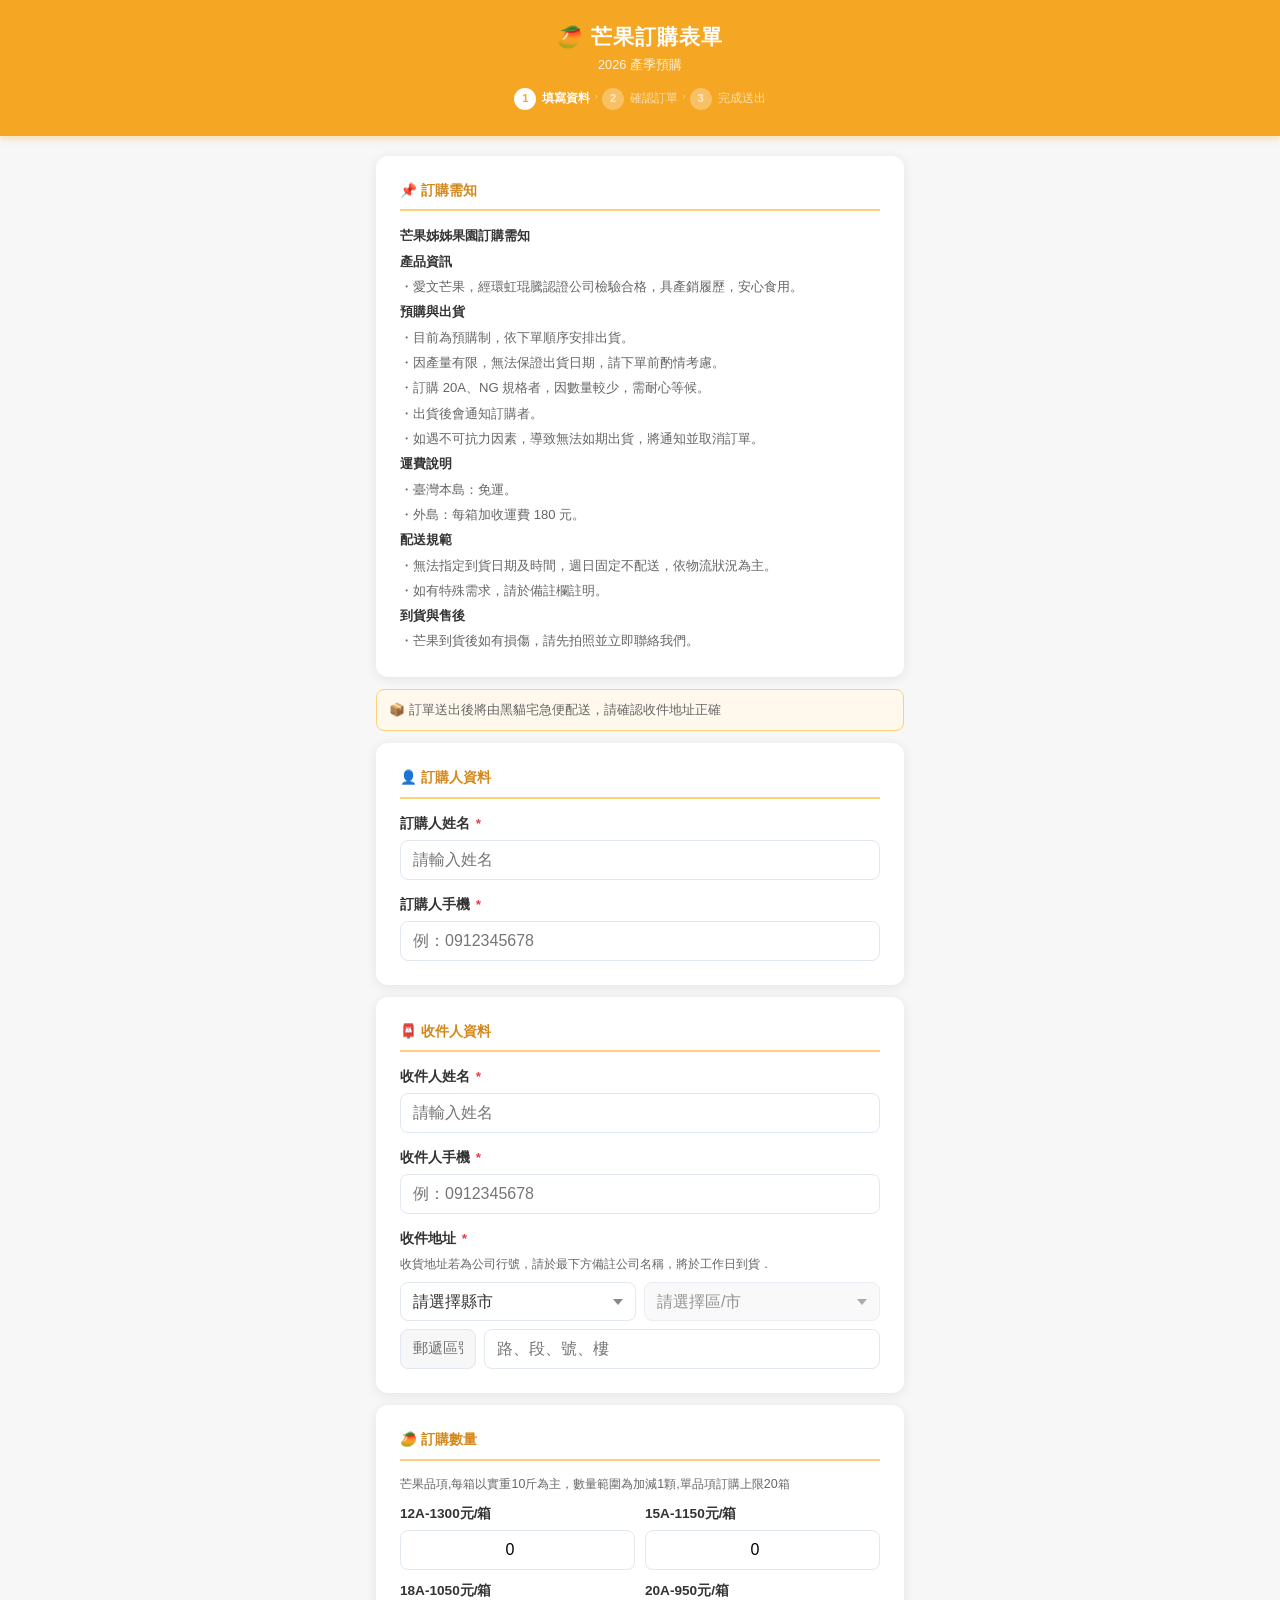
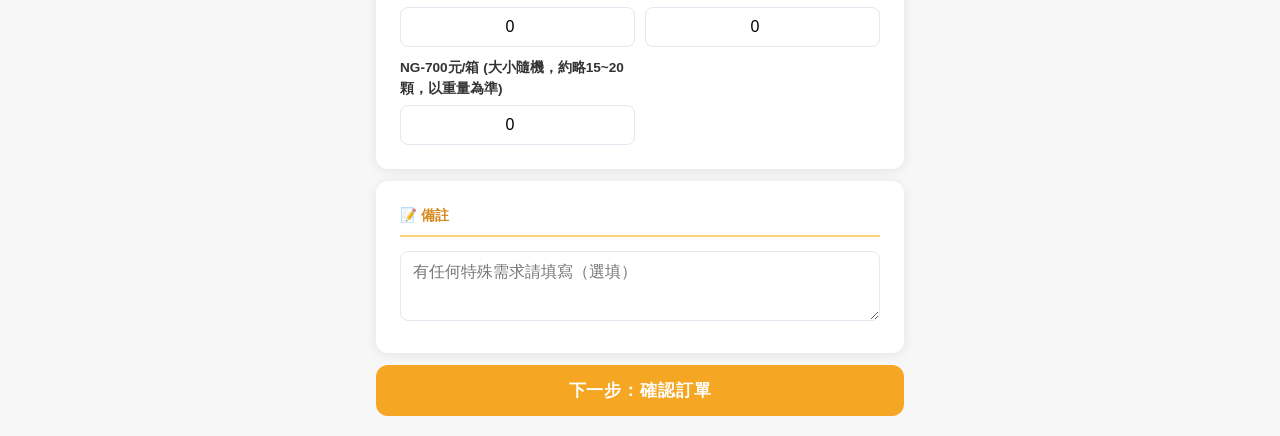
<file: index.html>
<!DOCTYPE html>
<html lang="zh-TW">
<head>
  <meta charset="UTF-8">
  <meta name="viewport" content="width=device-width, initial-scale=1.0">
  <title>芒果訂購表單</title>
  <link rel="stylesheet" href="css/style.css">
</head>
<body data-page="form">

  <div class="header">
    <h1>🥭 芒果訂購表單</h1>
    <div class="subtitle">2026 產季預購</div>
    <div class="steps">
      <div class="step active">
        <div class="step-num">1</div>
        填寫資料
      </div>
      <div class="step-arrow">›</div>
      <div class="step">
        <div class="step-num">2</div>
        確認訂單
      </div>
      <div class="step-arrow">›</div>
      <div class="step">
        <div class="step-num">3</div>
        完成送出
      </div>
    </div>
  </div>

  <div class="container">

    <div class="card">
      <div class="card-title">📌 訂購需知</div>
      <div class="info-note">
        <p><strong>芒果姊姊果園訂購需知</strong></p>
        <p><strong>產品資訊</strong></p>
        <p>・愛文芒果，經環虹琨騰認證公司檢驗合格，具產銷履歷，安心食用。</p>
        <p><strong>預購與出貨</strong></p>
        <p>・目前為預購制，依下單順序安排出貨。</p>
        <p>・因產量有限，無法保證出貨日期，請下單前酌情考慮。</p>
        <p>・訂購 20A、NG 規格者，因數量較少，需耐心等候。</p>
        <p>・出貨後會通知訂購者。</p>
        <p>・如遇不可抗力因素，導致無法如期出貨，將通知並取消訂單。</p>
        <p><strong>運費說明</strong></p>
        <p>・臺灣本島：免運。</p>
        <p>・外島：每箱加收運費 180 元。</p>
        <p><strong>配送規範</strong></p>
        <p>・無法指定到貨日期及時間，週日固定不配送，依物流狀況為主。</p>
        <p>・如有特殊需求，請於備註欄註明。</p>
        <p><strong>到貨與售後</strong></p>
        <p>・芒果到貨後如有損傷，請先拍照並立即聯絡我們。</p>
      </div>
    </div>

    <div class="notice">
      📦 訂單送出後將由黑貓宅急便配送，請確認收件地址正確
    </div>

    <form id="order-form" novalidate>

      <!-- 訂購人資料 -->
      <div class="card">
        <div class="card-title">👤 訂購人資料</div>

        <div class="field">
          <label for="buyerName">
            訂購人姓名
            <span class="required">*</span>
          </label>
          <input type="text" id="buyerName" placeholder="請輸入姓名" autocomplete="name" required>
          <div class="error-msg" id="buyerName-err"></div>
        </div>

        <div class="field">
          <label for="buyerPhone">
            訂購人手機
            <span class="required">*</span>
          </label>
          <input type="tel" id="buyerPhone" placeholder="例：0912345678" autocomplete="tel" inputmode="tel" maxlength="10" required>
          <div class="error-msg" id="buyerPhone-err"></div>
        </div>
      </div>

      <!-- 收件人資料 -->
      <div class="card">
        <div class="card-title">📮 收件人資料</div>

        <div class="field">
          <label for="recipientName">
            收件人姓名
            <span class="required">*</span>
          </label>
          <input type="text" id="recipientName" placeholder="請輸入姓名" autocomplete="shipping name" required>
          <div class="error-msg" id="recipientName-err"></div>
        </div>

        <div class="field">
          <label for="recipientPhone">
            收件人手機
            <span class="required">*</span>
          </label>
          <input type="tel" id="recipientPhone" placeholder="例：0912345678" autocomplete="shipping tel" inputmode="tel" maxlength="10" required>
          <div class="error-msg" id="recipientPhone-err"></div>
        </div>

        <div class="field">
          <label>收件地址 <span class="required">*</span></label>
          <div class="field-note">收貨地址若為公司行號，請於最下方備註公司名稱，將於工作日到貨．</div>
          <div class="address-row">
            <select id="recipientCounty" required>
              <option value="">請選擇縣市</option>
            </select>
            <select id="recipientDistrict" disabled required>
              <option value="">請選擇區/市</option>
            </select>
          </div>
          <div class="address-postcode-row">
            <input type="text" id="recipientPostcode" readonly placeholder="郵遞區號" class="postcode-field">
            <input type="text" id="recipientDetail" placeholder="路、段、號、樓" autocomplete="shipping address-line2" required>
          </div>
          <div class="error-msg" id="recipientAddress-err"></div>
        </div>
      </div>

      <!-- 訂購數量 -->
      <div class="card">
        <div class="card-title">🥭 訂購數量</div>
        <div class="field-note">芒果品項,每箱以實重10斤為主，數量範圍為加減1顆,單品項訂購上限20箱</div>

        <div class="qty-grid">
          <div class="qty-field">
            <label for="qty12A">12A-1300元/箱</label>
            <input type="number" id="qty12A" value="0" min="0" max="20" inputmode="numeric">
            <div class="error-msg" id="qty12A-err"></div>
          </div>
          <div class="qty-field">
            <label for="qty15A">15A-1150元/箱</label>
            <input type="number" id="qty15A" value="0" min="0" max="20" inputmode="numeric">
          </div>
          <div class="qty-field">
            <label for="qty18A">18A-1050元/箱</label>
            <input type="number" id="qty18A" value="0" min="0" max="20" inputmode="numeric">
          </div>
          <div class="qty-field">
            <label for="qty20A">20A-950元/箱</label>
            <input type="number" id="qty20A" value="0" min="0" max="20" inputmode="numeric">
          </div>
          <div class="qty-field">
            <label for="qtyNG">NG-700元/箱 (大小隨機，約略15~20顆，以重量為準)</label>
            <input type="number" id="qtyNG" value="0" min="0" max="20" inputmode="numeric">
          </div>
        </div>
      </div>

      <!-- 備註 -->
      <div class="card">
        <div class="card-title">📝 備註</div>
        <div class="field">
          <textarea id="notes" placeholder="有任何特殊需求請填寫（選填）"></textarea>
        </div>
      </div>

      <button type="submit" class="btn-submit">
        <span class="btn-text">下一步：確認訂單</span>
        <span class="spinner"></span>
      </button>

    </form>
  </div>

  <script src="js/taiwan-districts.js"></script>
  <script src="js/main.js"></script>
</body>
</html>
</file>
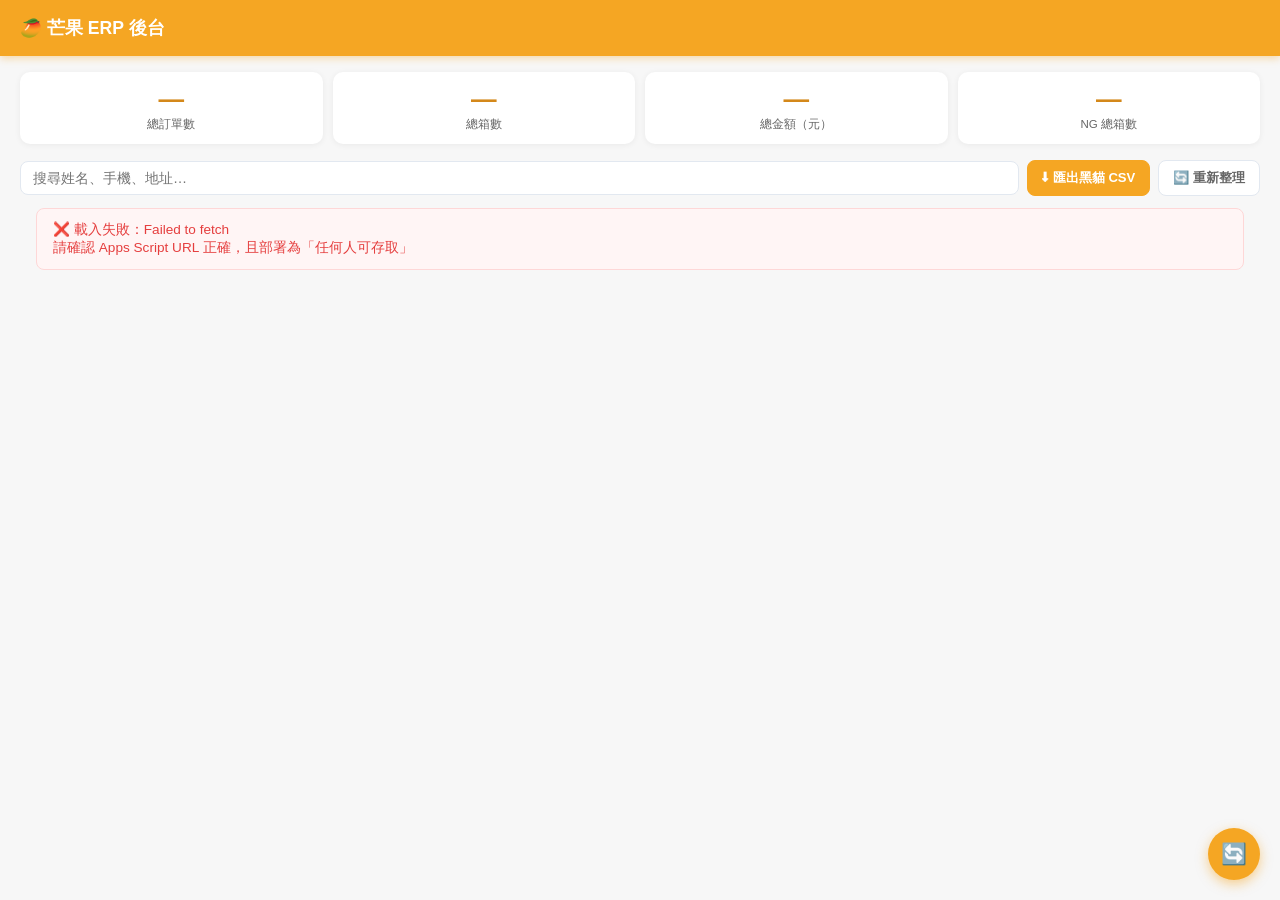
<file: admin.html>
<!DOCTYPE html>
<html lang="zh-TW">
<head>
  <meta charset="UTF-8">
  <meta name="viewport" content="width=device-width, initial-scale=1.0">
  <title>後台管理 - 芒果 ERP</title>
  <style>
    *, *::before, *::after { box-sizing: border-box; margin: 0; padding: 0; }

    :root {
      --mango: #F5A623;
      --mango-dark: #D4881A;
      --mango-light: #FFF8EC;
      --text: #333;
      --text-light: #666;
      --border: #E2E8F0;
      --bg: #F7F7F7;
      --white: #fff;
      --error: #E53E3E;
      --success: #38A169;
    }

    body {
      font-family: -apple-system, BlinkMacSystemFont, "Noto Sans TC", sans-serif;
      background: var(--bg);
      color: var(--text);
    }

    /* ===== Header ===== */
    .header {
      background: var(--mango);
      color: white;
      padding: 16px 20px;
      display: flex;
      align-items: center;
      justify-content: space-between;
      position: sticky;
      top: 0;
      z-index: 100;
      box-shadow: 0 2px 8px rgba(245,166,35,0.4);
    }

    .header h1 { font-size: 1.1rem; font-weight: 700; }
    .header .header-right { display: flex; gap: 8px; align-items: center; }

    /* ===== Stats ===== */
    .stats-row {
      display: grid;
      grid-template-columns: repeat(4, 1fr);
      gap: 10px;
      padding: 14px 16px;
    }

    .stat-card {
      background: var(--white);
      border-radius: 10px;
      padding: 12px 14px;
      box-shadow: 0 1px 6px rgba(0,0,0,0.06);
      text-align: center;
    }

    .stat-num {
      font-size: 1.6rem;
      font-weight: 700;
      color: var(--mango-dark);
      line-height: 1.2;
    }

    .stat-label { font-size: 0.72rem; color: var(--text-light); margin-top: 2px; }

    /* ===== Toolbar ===== */
    .toolbar {
      padding: 0 16px 10px;
      display: flex;
      gap: 8px;
      flex-wrap: wrap;
      align-items: center;
    }

    .search-input {
      flex: 1;
      min-width: 160px;
      padding: 8px 12px;
      border: 1.5px solid var(--border);
      border-radius: 8px;
      font-size: 0.88rem;
    }

    .search-input:focus { outline: none; border-color: var(--mango); }

    .btn-sm {
      padding: 8px 14px;
      border-radius: 8px;
      font-size: 0.82rem;
      font-weight: 600;
      cursor: pointer;
      border: 1.5px solid var(--border);
      background: var(--white);
      color: var(--text-light);
      white-space: nowrap;
    }

    .btn-sm.primary {
      background: var(--mango);
      border-color: var(--mango);
      color: white;
    }

    .btn-sm:active { opacity: 0.8; }

    /* ===== Table ===== */
    .table-wrap {
      padding: 0 16px 80px;
      overflow-x: auto;
    }

    table {
      width: 100%;
      border-collapse: collapse;
      background: var(--white);
      border-radius: 10px;
      overflow: hidden;
      box-shadow: 0 1px 6px rgba(0,0,0,0.06);
      font-size: 0.83rem;
      min-width: 700px;
    }

    thead th {
      background: #2D3748;
      color: #E2E8F0;
      padding: 10px 12px;
      text-align: left;
      font-weight: 600;
      white-space: nowrap;
    }

    tbody tr {
      border-bottom: 1px solid var(--border);
      transition: background 0.1s;
    }

    tbody tr:last-child { border-bottom: none; }
    tbody tr:hover { background: var(--mango-light); }

    tbody td {
      padding: 10px 12px;
      vertical-align: middle;
    }

    .order-id {
      font-family: monospace;
      font-size: 0.78rem;
      color: var(--text-light);
    }

    .qty-badge {
      display: inline-block;
      background: var(--mango-light);
      border: 1px solid #FDD07A;
      border-radius: 12px;
      padding: 2px 8px;
      font-size: 0.75rem;
      font-weight: 600;
      color: var(--mango-dark);
      margin-right: 3px;
    }

    .status-badge {
      display: inline-block;
      padding: 3px 10px;
      border-radius: 12px;
      font-size: 0.75rem;
      font-weight: 600;
    }

    .status-badge.pending { background: #FEFCBF; color: #744210; }
    .status-badge.done { background: #C6F6D5; color: #22543D; }

    /* ===== Empty / Loading ===== */
    .empty {
      text-align: center;
      padding: 40px 20px;
      color: var(--text-light);
      font-size: 0.9rem;
    }

    .loading {
      text-align: center;
      padding: 30px;
      color: var(--text-light);
    }

    .spinner-lg {
      width: 30px;
      height: 30px;
      border: 3px solid var(--border);
      border-top-color: var(--mango);
      border-radius: 50%;
      animation: spin 0.7s linear infinite;
      margin: 0 auto 10px;
    }

    @keyframes spin { to { transform: rotate(360deg); } }

    .error-msg {
      background: #FFF5F5;
      border: 1px solid #FED7D7;
      border-radius: 8px;
      padding: 12px 16px;
      color: var(--error);
      font-size: 0.85rem;
      margin: 0 16px;
    }

    /* ===== Floating refresh ===== */
    .fab {
      position: fixed;
      bottom: 20px;
      right: 20px;
      width: 52px;
      height: 52px;
      border-radius: 50%;
      background: var(--mango);
      color: white;
      border: none;
      font-size: 1.3rem;
      cursor: pointer;
      box-shadow: 0 4px 12px rgba(245,166,35,0.5);
      display: flex;
      align-items: center;
      justify-content: center;
    }

    /* ===== Responsive ===== */
    @media (min-width: 768px) {
      .stats-row { padding: 16px 20px; }
      .toolbar { padding: 0 20px 12px; }
      .table-wrap { padding: 0 20px 80px; }
    }

    @media (max-width: 767px) {
      .stats-row { grid-template-columns: repeat(2, 1fr); }
    }
  </style>
</head>
<body>

  <div class="header">
    <h1>🥭 芒果 ERP 後台</h1>
    <div class="header-right">
      <span id="last-update" style="font-size:0.75rem;opacity:0.8"></span>
    </div>
  </div>


  <!-- 統計 -->
  <div class="stats-row">
    <div class="stat-card">
      <div class="stat-num" id="stat-total">—</div>
      <div class="stat-label">總訂單數</div>
    </div>
    <div class="stat-card">
      <div class="stat-num" id="stat-boxes">—</div>
      <div class="stat-label">總箱數</div>
    </div>
    <div class="stat-card">
      <div class="stat-num" id="stat-amount">—</div>
      <div class="stat-label">總金額（元）</div>
    </div>
    <div class="stat-card">
      <div class="stat-num" id="stat-ng">—</div>
      <div class="stat-label">NG 總箱數</div>
    </div>
  </div>

  <!-- 工具列 -->
  <div class="toolbar">
    <input class="search-input" id="search" placeholder="搜尋姓名、手機、地址…" oninput="renderTable()">
    <button class="btn-sm primary" onclick="exportCsv()">⬇ 匯出黑貓 CSV</button>
    <button class="btn-sm" onclick="loadOrders()">🔄 重新整理</button>
  </div>

  <!-- 訂單表格 -->
  <div class="table-wrap">
    <div id="table-container">
      <div class="empty">請先輸入 Apps Script URL 並點選「載入訂單」</div>
    </div>
  </div>

  <!-- 浮動重新整理按鈕 -->
  <button class="fab" onclick="loadOrders()" title="重新整理">🔄</button>

  <script>
    const APPS_SCRIPT_URL = 'https://script.google.com/macros/s/AKfycbzoTvbFiqTpkzjFkoKpeTP3KYpZcE_HeLS3CPHrhrpS0PP5tcutDXjp1X_L84XWAvBu/exec';
    let allOrders = [];
    const PRODUCT_ITEMS = [
      { key: 'qty12A', label: '12A', csvName: '芒果12A' },
      { key: 'qty15A', label: '15A', csvName: '芒果15A' },
      { key: 'qty18A', label: '18A', csvName: '芒果18A' },
      { key: 'qty20A', label: '20A', csvName: '芒果20A' },
      { key: 'qtyNG', label: 'NG', csvName: '芒果NG' }
    ];

    // 頁面一開就自動載入
    window.addEventListener('DOMContentLoaded', () => {
      loadOrders();
    });

    function getApiUrl() {
      return APPS_SCRIPT_URL;
    }

    async function loadOrders() {
      const url = getApiUrl();
      if (!url) return;

      const container = document.getElementById('table-container');
      container.innerHTML = `
        <div class="loading">
          <div class="spinner-lg"></div>
          載入中…
        </div>`;

      try {
        const res = await fetch(url + '?action=list');
        const json = await res.json();
        allOrders = json.orders || [];
        updateStats();
        renderTable();
        document.getElementById('last-update').textContent =
          '更新：' + new Date().toLocaleTimeString('zh-TW');
      } catch (err) {
        container.innerHTML = `
          <div class="error-msg">
            ❌ 載入失敗：${err.message}<br>
            請確認 Apps Script URL 正確，且部署為「任何人可存取」
          </div>`;
      }
    }

    function updateStats() {
      document.getElementById('stat-total').textContent = allOrders.length;
      document.getElementById('stat-boxes').textContent =
        allOrders.reduce((s, o) =>
          s + Number(o.qty12A || 0) + Number(o.qty15A || 0) + Number(o.qty18A || 0) + Number(o.qty20A || 0) + Number(o.qtyNG || 0), 0);
      document.getElementById('stat-amount').textContent =
        allOrders.reduce((s, o) => s + Number(o.totalAmount || 0), 0).toLocaleString('zh-TW');
      document.getElementById('stat-ng').textContent =
        allOrders.reduce((s, o) => s + Number(o.qtyNG || 0), 0);
    }

    function renderTable() {
      const keyword = document.getElementById('search').value.toLowerCase();
      const filtered = keyword
        ? allOrders.filter(o =>
            [o.buyerName, o.recipientName, o.recipientPhone, o.buyerPhone, o.recipientAddress]
              .some(v => (v || '').toLowerCase().includes(keyword)))
        : allOrders;

      if (filtered.length === 0) {
        document.getElementById('table-container').innerHTML =
          `<div class="empty">${keyword ? '找不到符合的訂單' : '目前沒有訂單'}</div>`;
        return;
      }

      const rows = filtered.map(o => `
        <tr>
          <td class="order-id">${o.orderId}</td>
          <td>${o.timestamp}</td>
          <td>${o.recipientName}</td>
          <td>${o.recipientPhone}</td>
          <td style="max-width:180px;word-break:break-all">${o.recipientAddress}</td>
          <td>
            ${(PRODUCT_ITEMS
              .filter(item => Number(o[item.key] || 0) > 0)
              .map(item => `<span class="qty-badge">${item.label}×${o[item.key]}</span>`)
              .join('')) || '—'}
          </td>
          <td>${Number(o.totalAmount || 0).toLocaleString('zh-TW')}</td>
          <td>${o.notes || '—'}</td>
          <td>
            <span class="status-badge ${o.status === '已出貨' ? 'done' : 'pending'}">
              ${o.status || '待處理'}
            </span>
          </td>
        </tr>
      `).join('');

      document.getElementById('table-container').innerHTML = `
        <table>
          <thead>
            <tr>
              <th>訂單編號</th>
              <th>時間</th>
              <th>收件人</th>
              <th>手機</th>
              <th>地址</th>
              <th>數量</th>
              <th>金額</th>
              <th>備註</th>
              <th>狀態</th>
            </tr>
          </thead>
          <tbody>${rows}</tbody>
        </table>`;
    }

    // 匯出黑貓宅急便 CSV
    function exportCsv() {
      if (allOrders.length === 0) { alert('沒有訂單可匯出'); return; }

      const headers = ['收件人', '收件人手機', '收件人地址', '品名', '數量', '備註', '訂單編號'];
      const csvRows = [headers.join(',')];

      allOrders.forEach(o => {
        PRODUCT_ITEMS.forEach(item => {
          const qty = Number(o[item.key] || 0);
          if (qty > 0) {
            csvRows.push([o.recipientName, o.recipientPhone, o.recipientAddress,
              item.csvName, qty, o.notes || '', o.orderId].map(csvEscape).join(','));
          }
        });
      });

      const blob = new Blob(['\uFEFF' + csvRows.join('\n')], { type: 'text/csv;charset=utf-8;' });
      const url = URL.createObjectURL(blob);
      const a = document.createElement('a');
      a.href = url;
      a.download = `黑貓格式_${new Date().toLocaleDateString('zh-TW').replace(/\//g,'-')}.csv`;
      a.click();
      URL.revokeObjectURL(url);
    }

    function csvEscape(val) {
      const s = String(val ?? '');
      return s.includes(',') || s.includes('"') || s.includes('\n')
        ? `"${s.replace(/"/g, '""')}"` : s;
    }
  </script>
</body>
</html>
</file>
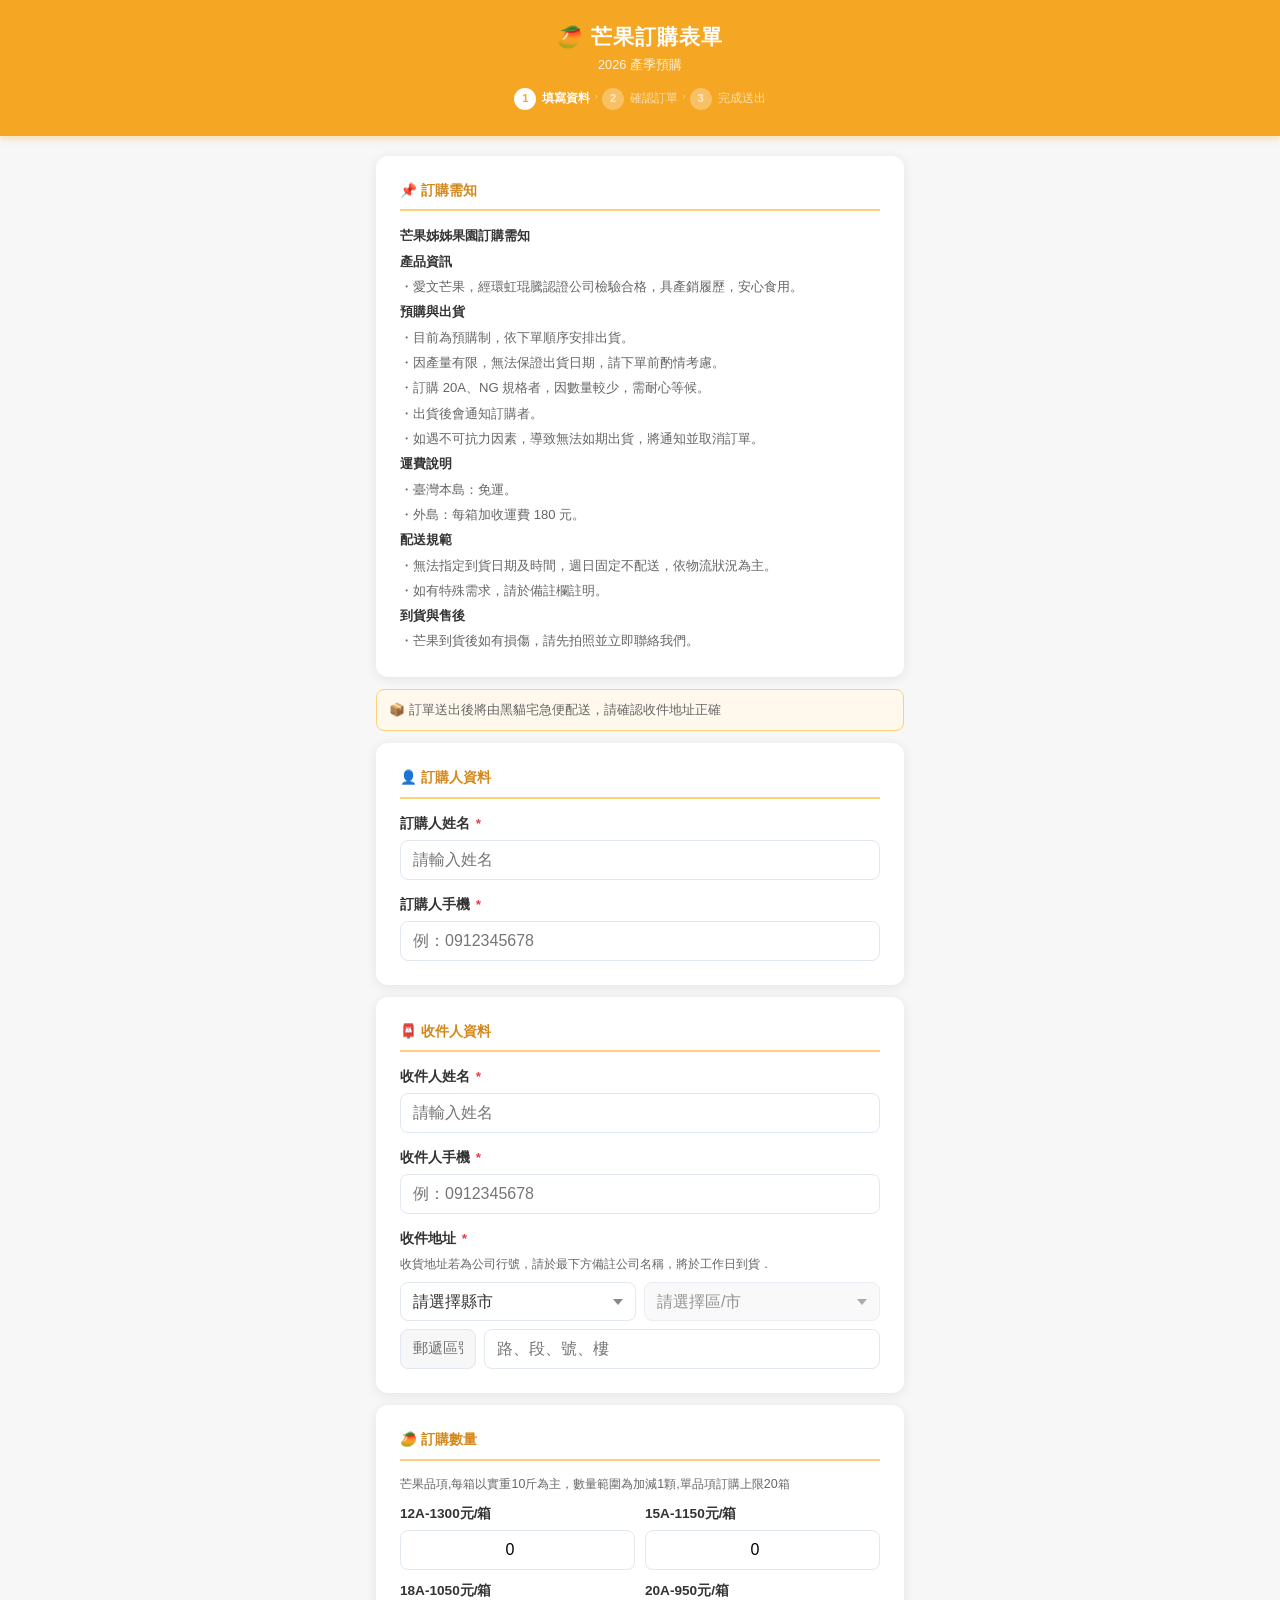
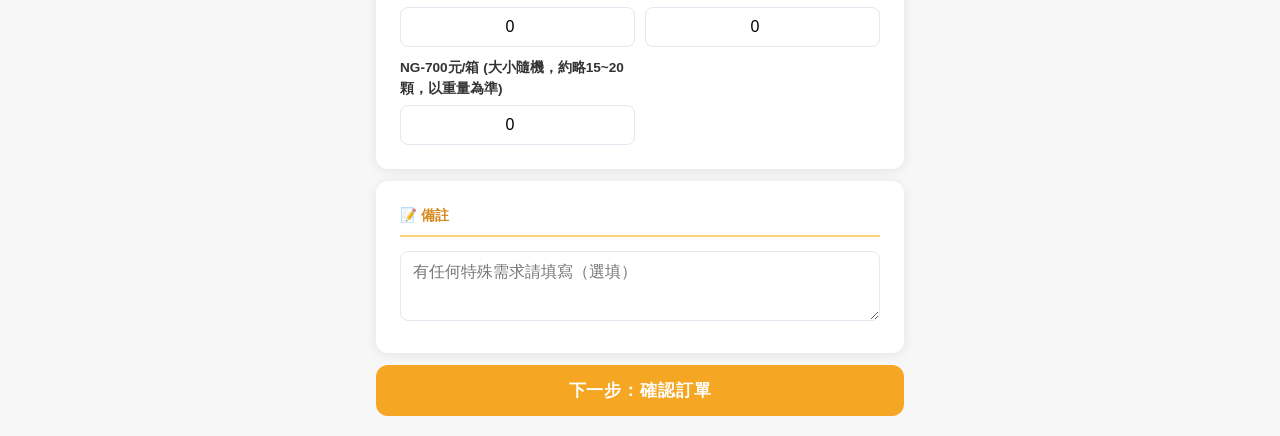
<file: confirm.html>
<!DOCTYPE html>
<html lang="zh-TW">
<head>
  <meta charset="UTF-8">
  <meta name="viewport" content="width=device-width, initial-scale=1.0">
  <title>確認訂單 - 芒果訂購</title>
  <link rel="stylesheet" href="css/style.css">
</head>
<body data-page="confirm">

  <div class="header">
    <h1>🥭 芒果訂購表單</h1>
    <div class="subtitle">2026 產季預購</div>
    <div class="steps">
      <div class="step done">
        <div class="step-num">✓</div>
        填寫資料
      </div>
      <div class="step-arrow">›</div>
      <div class="step active">
        <div class="step-num">2</div>
        確認訂單
      </div>
      <div class="step-arrow">›</div>
      <div class="step">
        <div class="step-num">3</div>
        完成送出
      </div>
    </div>
  </div>

  <div class="container" id="summary-container">

    <!-- 數量摘要 -->
    <div class="card">
      <div class="card-title">🥭 訂購數量</div>
      <div class="summary-qty">
        <div class="qty-badge">
          <div class="qty-type">12A-1300元/箱</div>
          <div class="qty-num" id="qty12A-display">0</div>
          <div class="qty-unit">箱</div>
        </div>
        <div class="qty-badge">
          <div class="qty-type">15A-1150元/箱</div>
          <div class="qty-num" id="qty15A-display">0</div>
          <div class="qty-unit">箱</div>
        </div>
        <div class="qty-badge">
          <div class="qty-type">18A-1050元/箱</div>
          <div class="qty-num" id="qty18A-display">0</div>
          <div class="qty-unit">箱</div>
        </div>
        <div class="qty-badge">
          <div class="qty-type">20A-950元/箱</div>
          <div class="qty-num" id="qty20A-display">0</div>
          <div class="qty-unit">箱</div>
        </div>
        <div class="qty-badge">
          <div class="qty-type">NG-700元/箱</div>
          <div class="qty-num" id="qtyNG-display">0</div>
          <div class="qty-unit">箱</div>
        </div>
      </div>
      <div id="summary-amount"></div>
    </div>

    <!-- 收件人資訊 -->
    <div class="card">
      <div class="card-title">📋 訂單資訊</div>
      <div id="summary-info"></div>
    </div>

    <!-- 匯款資訊 -->
    <div class="card">
      <div class="card-title">💳 匯款資訊</div>
      <div class="payment-info">
        <div class="payment-row">
          <span class="payment-label">銀行</span>
          <span class="payment-value">合作金庫 006</span>
        </div>
        <div class="payment-row">
          <span class="payment-label">帳號</span>
          <span class="payment-value account-no">5838872183312</span>
        </div>
        <div class="payment-row">
          <span class="payment-label">戶名</span>
          <span class="payment-value">柯森陽</span>
        </div>
        <div class="payment-row payment-amount-row">
          <span class="payment-label">應付金額</span>
          <span class="payment-value" id="payment-total">—</span>
        </div>
      </div>
      <div class="field payment-digits-field">
        <label for="transferDigits">匯款末五碼 <span class="optional">（選填）</span></label>
        <input type="text" id="transferDigits" placeholder="請填入您的匯款末五碼" inputmode="numeric" maxlength="5">
        <div class="field-note">填寫後方便我們核對匯款，加速處理訂單</div>
      </div>
      <div class="payment-line-hint">
        如有任何問題，歡迎透過 <a href="https://line.me/R/ti/p/@220cqjqs" target="_blank" rel="noopener" class="line-link">LINE 聯絡我們 🟢</a>
      </div>
    </div>

    <div class="notice">
      ⚠️ 請確認以上資訊正確，送出後將無法修改
    </div>

    <div class="alert-error" id="alert-error"></div>

    <button class="btn-submit" id="btn-confirm">
      <span class="btn-text">確認送出訂單</span>
      <span class="spinner"></span>
    </button>

    <button class="btn-back" id="btn-back">← 返回修改</button>

  </div>

  <script src="js/main.js"></script>
</body>
</html>
</file>
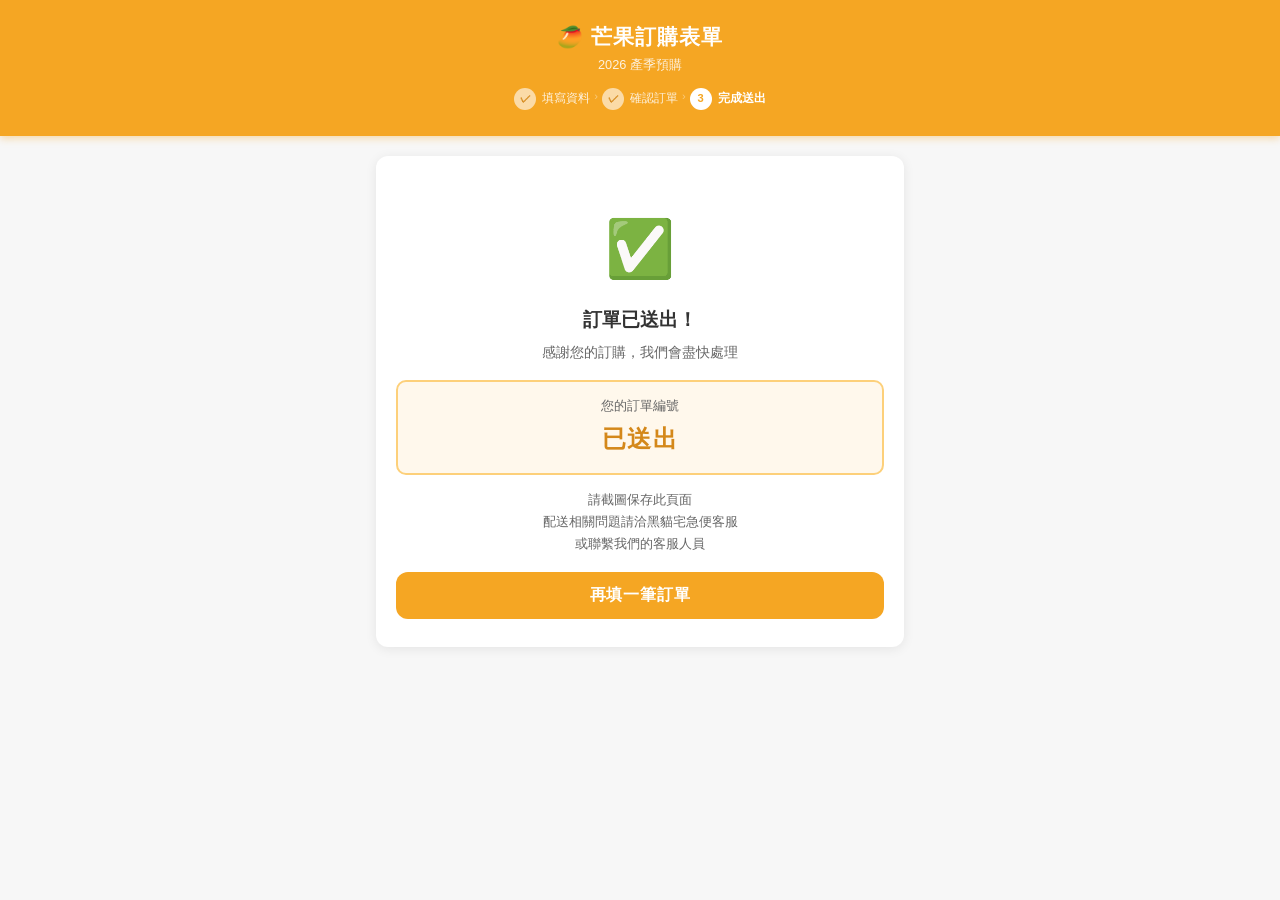
<file: success.html>
<!DOCTYPE html>
<html lang="zh-TW">
<head>
  <meta charset="UTF-8">
  <meta name="viewport" content="width=device-width, initial-scale=1.0">
  <title>訂單完成 - 芒果訂購</title>
  <link rel="stylesheet" href="css/style.css">
</head>
<body data-page="success">

  <div class="header">
    <h1>🥭 芒果訂購表單</h1>
    <div class="subtitle">2026 產季預購</div>
    <div class="steps">
      <div class="step done">
        <div class="step-num">✓</div>
        填寫資料
      </div>
      <div class="step-arrow">›</div>
      <div class="step done">
        <div class="step-num">✓</div>
        確認訂單
      </div>
      <div class="step-arrow">›</div>
      <div class="step active">
        <div class="step-num">3</div>
        完成送出
      </div>
    </div>
  </div>

  <div class="container">
    <div class="card" style="text-align: center; padding: 28px 20px;">

      <div class="success-icon">✅</div>

      <h2 style="font-size: 1.2rem; margin-bottom: 6px;">訂單已送出！</h2>
      <p style="font-size: 0.85rem; color: #666; margin-bottom: 16px;">感謝您的訂購，我們會盡快處理</p>

      <div class="order-id-box">
        <div class="order-id-label">您的訂單編號</div>
        <div class="order-id-value" id="order-id-value">—</div>
      </div>

      <p class="success-tips">
        請截圖保存此頁面<br>
        配送相關問題請洽黑貓宅急便客服<br>
        或聯繫我們的客服人員
      </p>

      <button class="btn-new-order" id="btn-new-order">再填一筆訂單</button>
    </div>
  </div>

  <script src="js/main.js"></script>
</body>
</html>
</file>
<file: css/style.css>
/* ===== Reset & Base ===== */
*, *::before, *::after {
  box-sizing: border-box;
  margin: 0;
  padding: 0;
}

:root {
  --mango: #F5A623;
  --mango-dark: #D4881A;
  --mango-light: #FFF8EC;
  --mango-border: #FDD07A;
  --text: #333333;
  --text-light: #666666;
  --error: #E53E3E;
  --success: #38A169;
  --bg: #F7F7F7;
  --white: #FFFFFF;
  --radius: 12px;
  --shadow: 0 2px 12px rgba(0,0,0,0.08);
}

body {
  font-family: -apple-system, BlinkMacSystemFont, "Noto Sans TC", "PingFang TC", sans-serif;
  background: var(--bg);
  color: var(--text);
  min-height: 100vh;
  line-height: 1.6;
}

/* ===== Header ===== */
.header {
  background: var(--mango);
  color: white;
  text-align: center;
  padding: 20px 16px 16px;
  position: sticky;
  top: 0;
  z-index: 10;
  box-shadow: 0 2px 8px rgba(245,166,35,0.4);
}

.header h1 {
  font-size: 1.3rem;
  font-weight: 700;
  letter-spacing: 0.05em;
}

.header .subtitle {
  font-size: 0.8rem;
  opacity: 0.85;
  margin-top: 2px;
}

/* ===== Step Indicator ===== */
.steps {
  display: flex;
  justify-content: center;
  gap: 0;
  padding: 12px 16px 0;
  background: var(--mango);
}

.step {
  display: flex;
  align-items: center;
  gap: 6px;
  font-size: 0.75rem;
  color: rgba(255,255,255,0.65);
  padding-bottom: 10px;
}

.step.active {
  color: white;
  font-weight: 600;
}

.step.done {
  color: rgba(255,255,255,0.85);
}

.step-num {
  width: 22px;
  height: 22px;
  border-radius: 50%;
  background: rgba(255,255,255,0.3);
  display: flex;
  align-items: center;
  justify-content: center;
  font-size: 0.7rem;
  font-weight: 700;
  flex-shrink: 0;
}

.step.active .step-num {
  background: white;
  color: var(--mango);
}

.step.done .step-num {
  background: rgba(255,255,255,0.6);
  color: var(--mango-dark);
}

.step-arrow {
  color: rgba(255,255,255,0.4);
  margin: 0 4px;
  font-size: 0.7rem;
}

/* ===== Container ===== */
.container {
  max-width: 560px;
  margin: 0 auto;
  padding: 16px;
}

/* ===== Card ===== */
.card {
  background: var(--white);
  border-radius: var(--radius);
  box-shadow: var(--shadow);
  padding: 20px;
  margin-bottom: 12px;
}

.card-title {
  font-size: 0.85rem;
  font-weight: 700;
  color: var(--mango-dark);
  margin-bottom: 14px;
  padding-bottom: 8px;
  border-bottom: 2px solid var(--mango-border);
  display: flex;
  align-items: center;
  gap: 6px;
}

/* ===== Form Fields ===== */
.field {
  margin-bottom: 14px;
}

.field:last-child {
  margin-bottom: 0;
}

.field label {
  display: block;
  font-size: 0.85rem;
  font-weight: 600;
  color: var(--text);
  margin-bottom: 5px;
}

.field label .required {
  color: var(--error);
  margin-left: 2px;
}

.field label .optional {
  font-size: 0.75rem;
  color: var(--text-light);
  font-weight: 400;
  margin-left: 4px;
}

.field input,
.field textarea {
  width: 100%;
  padding: 10px 12px;
  border: 1.5px solid #E2E8F0;
  border-radius: 8px;
  font-size: 1rem;
  color: var(--text);
  background: var(--white);
  transition: border-color 0.2s, box-shadow 0.2s;
  -webkit-appearance: none;
  appearance: none;
}

.field input:focus,
.field textarea:focus {
  outline: none;
  border-color: var(--mango);
  box-shadow: 0 0 0 3px rgba(245,166,35,0.15);
}

.field input.error,
.field textarea.error {
  border-color: var(--error);
}

.field .error-msg {
  font-size: 0.75rem;
  color: var(--error);
  margin-top: 4px;
  display: none;
}

.field .error-msg.show {
  display: block;
}

.field textarea {
  resize: vertical;
  min-height: 70px;
}

/* ===== Quantity Row ===== */
.qty-grid {
  display: grid;
  grid-template-columns: 1fr 1fr;
  gap: 10px;
}

.qty-field label {
  display: block;
  font-size: 0.85rem;
  font-weight: 600;
  margin-bottom: 5px;
}

.qty-field input[type="number"] {
  width: 100%;
  padding: 10px 12px;
  border: 1.5px solid #E2E8F0;
  border-radius: 8px;
  font-size: 1rem;
  text-align: center;
  -webkit-appearance: none;
  appearance: none;
}

.qty-field input[type="number"]:focus {
  outline: none;
  border-color: var(--mango);
  box-shadow: 0 0 0 3px rgba(245,166,35,0.15);
}

.qty-hint {
  font-size: 0.72rem;
  color: var(--text-light);
  margin-top: 6px;
  text-align: center;
}

/* ===== Notice Box ===== */
.notice {
  background: var(--mango-light);
  border: 1px solid var(--mango-border);
  border-radius: 8px;
  padding: 10px 12px;
  font-size: 0.8rem;
  color: var(--text-light);
  margin-bottom: 12px;
}

.info-note {
  font-size: 0.82rem;
  color: var(--text-light);
  line-height: 1.7;
}

.info-note p + p {
  margin-top: 3px;
}

.field-note {
  font-size: 0.78rem;
  color: var(--text-light);
  line-height: 1.6;
  margin-bottom: 8px;
}

/* ===== Submit Button ===== */
.btn-submit {
  width: 100%;
  padding: 14px;
  background: var(--mango);
  color: white;
  border: none;
  border-radius: var(--radius);
  font-size: 1.05rem;
  font-weight: 700;
  cursor: pointer;
  transition: background 0.2s, transform 0.1s;
  letter-spacing: 0.05em;
  display: flex;
  align-items: center;
  justify-content: center;
  gap: 8px;
}

.btn-submit:active {
  transform: scale(0.98);
  background: var(--mango-dark);
}

.btn-submit:disabled {
  background: #CCCCCC;
  cursor: not-allowed;
  transform: none;
}

.btn-back {
  width: 100%;
  padding: 12px;
  background: white;
  color: var(--text-light);
  border: 1.5px solid #E2E8F0;
  border-radius: var(--radius);
  font-size: 0.95rem;
  font-weight: 600;
  cursor: pointer;
  margin-top: 8px;
  transition: border-color 0.2s;
}

.btn-back:active {
  border-color: var(--mango);
}

/* ===== Loading Spinner ===== */
.spinner {
  width: 18px;
  height: 18px;
  border: 2px solid rgba(255,255,255,0.4);
  border-top-color: white;
  border-radius: 50%;
  animation: spin 0.7s linear infinite;
  display: none;
}

.btn-submit.loading .spinner {
  display: block;
}

.btn-submit.loading .btn-text {
  display: none;
}

@keyframes spin {
  to { transform: rotate(360deg); }
}

/* ===== Confirm Page - Summary ===== */
.summary-row {
  display: flex;
  padding: 8px 0;
  border-bottom: 1px solid #F0F0F0;
  font-size: 0.88rem;
  gap: 8px;
}

.summary-row:last-child {
  border-bottom: none;
}

.summary-label {
  color: var(--text-light);
  min-width: 90px;
  flex-shrink: 0;
}

.summary-value {
  color: var(--text);
  font-weight: 500;
  word-break: break-all;
}

.summary-qty {
  display: flex;
  flex-wrap: wrap;
  gap: 16px;
  padding: 12px 0;
}

.qty-badge {
  flex: 1 1 calc(50% - 8px);
  background: var(--mango-light);
  border: 1px solid var(--mango-border);
  border-radius: 10px;
  padding: 10px;
  text-align: center;
}

.qty-badge .qty-type {
  font-size: 0.78rem;
  color: var(--text-light);
}

.qty-badge .qty-num {
  font-size: 1.6rem;
  font-weight: 700;
  color: var(--mango-dark);
  line-height: 1.2;
}

.qty-badge .qty-unit {
  font-size: 0.78rem;
  color: var(--text-light);
}

.amount-box {
  margin-top: 6px;
  border-top: 1px solid #F0F0F0;
  padding-top: 8px;
}

.amount-row {
  display: flex;
  justify-content: space-between;
  align-items: baseline;
  gap: 10px;
  padding: 6px 0;
  font-size: 0.86rem;
}

.amount-label {
  color: var(--text-light);
}

.amount-value {
  color: var(--text);
  font-weight: 600;
  white-space: nowrap;
}

.amount-total {
  border-top: 1px dashed var(--mango-border);
  margin-top: 4px;
  padding-top: 8px;
}

.amount-total .amount-label,
.amount-total .amount-value {
  color: var(--mango-dark);
  font-weight: 700;
}

/* ===== Success Page ===== */
.success-icon {
  text-align: center;
  font-size: 3.5rem;
  margin: 20px 0 12px;
}

.order-id-box {
  background: var(--mango-light);
  border: 2px solid var(--mango-border);
  border-radius: 10px;
  padding: 14px;
  text-align: center;
  margin: 14px 0;
}

.order-id-label {
  font-size: 0.8rem;
  color: var(--text-light);
  margin-bottom: 4px;
}

.order-id-value {
  font-size: 1.5rem;
  font-weight: 700;
  color: var(--mango-dark);
  letter-spacing: 0.05em;
}

.success-tips {
  font-size: 0.82rem;
  color: var(--text-light);
  text-align: center;
  line-height: 1.7;
}

.btn-new-order {
  width: 100%;
  padding: 13px;
  background: var(--mango);
  color: white;
  border: none;
  border-radius: var(--radius);
  font-size: 1rem;
  font-weight: 700;
  cursor: pointer;
  margin-top: 16px;
  letter-spacing: 0.05em;
}

/* ===== Error Alert ===== */
.alert-error {
  background: #FFF5F5;
  border: 1px solid #FED7D7;
  border-radius: 8px;
  padding: 10px 12px;
  font-size: 0.82rem;
  color: var(--error);
  margin-bottom: 10px;
  display: none;
}

.alert-error.show {
  display: block;
}

/* ===== Address Dropdowns ===== */
.address-row {
  display: grid;
  grid-template-columns: 1fr 1fr;
  gap: 8px;
  margin-bottom: 8px;
}

.address-postcode-row {
  display: grid;
  grid-template-columns: 76px 1fr;
  gap: 8px;
}

.field select {
  width: 100%;
  padding: 10px 32px 10px 12px;
  border: 1.5px solid #E2E8F0;
  border-radius: 8px;
  font-size: 1rem;
  color: var(--text);
  background: var(--white);
  -webkit-appearance: none;
  appearance: none;
  background-image: url("data:image/svg+xml,%3Csvg xmlns='http://www.w3.org/2000/svg' width='10' height='6' viewBox='0 0 10 6'%3E%3Cpath fill='%23888' d='M5 6L0 0h10z'/%3E%3C/svg%3E");
  background-repeat: no-repeat;
  background-position: right 12px center;
  transition: border-color 0.2s, box-shadow 0.2s;
  cursor: pointer;
}

.field select:focus {
  outline: none;
  border-color: var(--mango);
  box-shadow: 0 0 0 3px rgba(245,166,35,0.15);
}

.field select.error { border-color: var(--error); }

.field select:disabled {
  background-color: #F7F7F7;
  color: var(--text-light);
  cursor: default;
}

.postcode-field {
  background: #F7F7F7 !important;
  color: var(--text-light) !important;
  font-family: monospace;
  text-align: center;
  cursor: default;
  font-size: 0.95rem !important;
}

/* ===== 訂購需知標題 ===== */
.info-note strong {
  color: var(--text);
  display: block;
  margin-top: 10px;
  margin-bottom: 2px;
}

.info-note strong:first-child {
  margin-top: 0;
}

/* ===== 匯款資訊（Confirm Page）===== */
.payment-info {
  margin-bottom: 16px;
}

.payment-row {
  display: flex;
  align-items: baseline;
  padding: 7px 0;
  border-bottom: 1px solid #F0F0F0;
  font-size: 0.88rem;
}

.payment-row:last-child {
  border-bottom: none;
}

.payment-label {
  color: var(--text-light);
  min-width: 80px;
  flex-shrink: 0;
}

.payment-value {
  color: var(--text);
  font-weight: 500;
}

.account-no {
  font-family: monospace;
  letter-spacing: 0.06em;
  font-size: 1rem;
}

.payment-amount-row .payment-label,
.payment-amount-row .payment-value {
  color: var(--mango-dark);
  font-weight: 700;
  font-size: 1.05rem;
}

.payment-digits-field {
  margin-top: 14px;
  padding-top: 14px;
  border-top: 1px dashed var(--mango-border);
  margin-bottom: 0;
}

.payment-line-hint {
  margin-top: 14px;
  font-size: 0.82rem;
  color: var(--text-light);
  text-align: center;
}

.line-link {
  color: #00B900;
  font-weight: 600;
  text-decoration: none;
}

.line-link:hover {
  text-decoration: underline;
}

/* ===== Responsive ===== */
@media (min-width: 480px) {
  .container {
    padding: 20px 16px;
  }

  .card {
    padding: 24px;
  }
}
</file>
